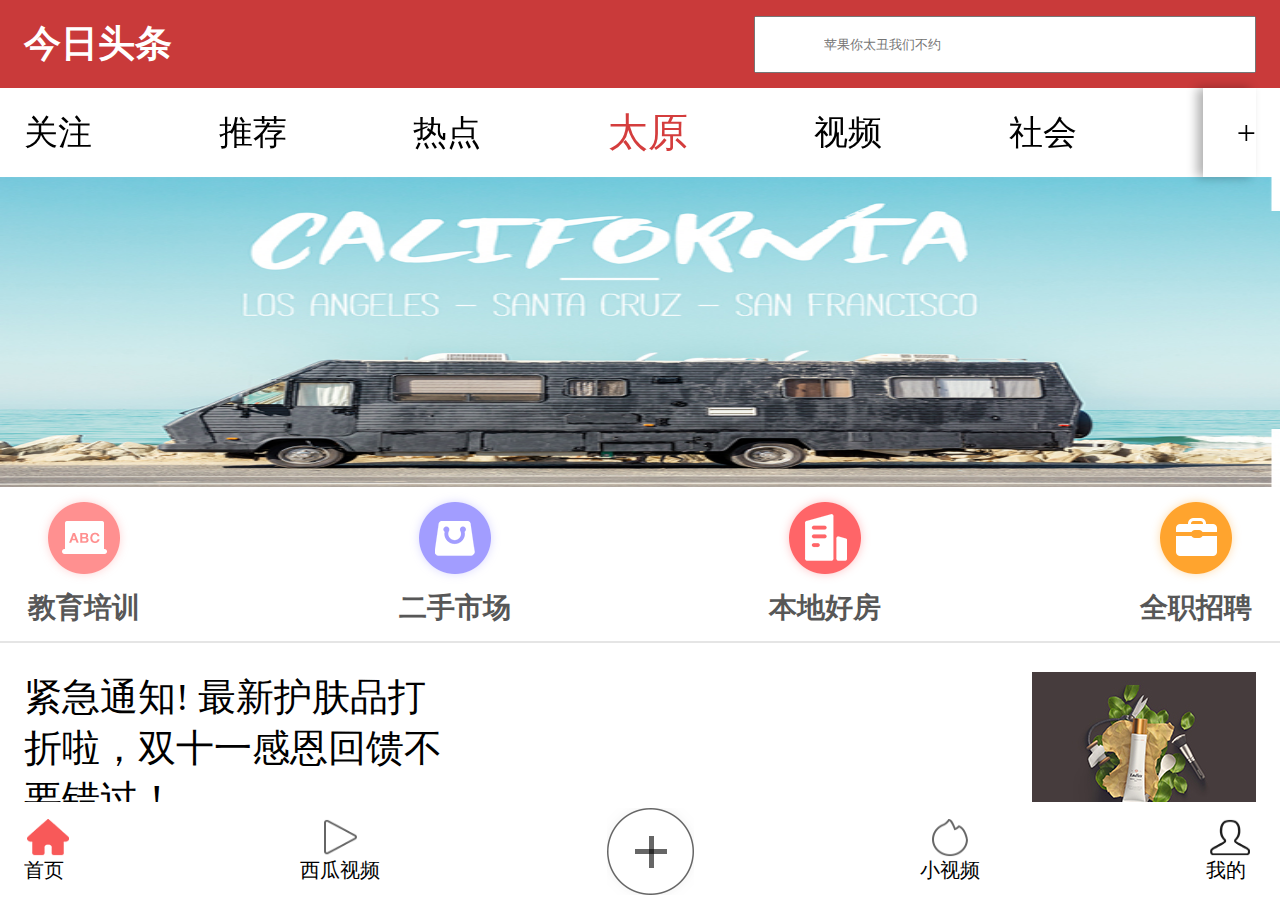
<file: index.html>
<!DOCTYPE html>
<html lang="en">
<head>
	<meta charset="UTF-8">
	<meta name="viewport" content="width=device-width, initial-scale=1.0,maximum-scale=1.0,minimum-scale=1.0, user-scalable=0">    
	<title>今日头条</title>
	<script src="js/rem.js"></script>
	<link rel="stylesheet" href="css/index.css">
	<link rel="stylesheet" href="base/base.css">

</head>
<body>
	<!-- 头部开始 -->
	<header>
		<section class="head-top">
			<h1>今日头条</h1>
			<div class="head-saerch">
				<input type="text" placeholder="苹果你太丑我们不约">
			</div>
		</section>

		<nav>
			<a href="">关注</a>
			<a href="">推荐</a>
			<a href="">热点</a>
			<a href="" class="nav-active">太原</a>
			<a href="">视频</a>
			<a href="">社会</a>
			<a href="" class="nav-more">+</a>
		</nav>
	</header>
	<!-- 头部结束 -->


	<!-- 内容开始 -->
	<div class="content">
		<section class="banner">
			<div class="banner-img">
				<div class="banner-item">
					<img src="img/banner.jpg" alt="">
				</div>
			</div>
		</section>

		<ul class="category">
			<li>
				<div class="category-box">
					<img src="img/c1.png" alt="">
				</div>
				<h5 class="category-wenzi">教育培训</h5>
			</li>
			<li>
				<div class="category-box">
					<img src="img/c2.png" alt="">
				</div>
				<h5 class="category-wenzi">二手市场</h5>
			</li>
			<li>
				<div class="category-box">
					<img src="img/c3.png" alt="">
				</div>
				<h5 class="category-wenzi">本地好房</h5>
			</li>
			<li>
				<div class="category-box">
					<img src="img/c4.png" alt="">
				</div>
				<h5 class="category-wenzi">全职招聘</h5>
			</li>
		</ul>

		<section class="notice">
			<div class="notice-top">
				<p>紧急通知! 最新护肤品打折啦，双十一感恩回馈不要错过！</p>
				<div class="notice-img">
					<img src="img/tongzhiimg.jpg" alt="">
				</div>
			</div>

			<div class="notice-bottom">
				<span class="name">你好漂亮</span>
				<a href="" class="pinglun">
					<span>360</span>条评论
				</a>
				<p class="time">
					<span>10小时</span>之前
				</p>
				<span class="end">x</span>
			</div>
		</section>

		<section class="notice2">
			<div class="notice2-top">
				<p>油性皮肤怎么祛痘 最新祛痘单品让你秒变美少女！</p>
			</div>
			<div class="notice2-img">
				<div>
					<img src="img/c9.png" alt="">
				</div>
				<div>
					<img src="img/c10.png" alt="">
				</div>
				<div>
					<img src="img/c11.png" alt="">
				</div>
			</div>
			<div class="notice-bottom">
				<span class="name">你好漂亮</span>
				<a href="" class="pinglun">
					<span>360</span>条评论
				</a>
				<p class="time">
					<span>10小时</span>之前
				</p>
				<span class="end">x</span>
			</div>

		</section>

		<section class="notice2">
			<div class="notice2-top">
				<p>怎么吃才健康  最新食谱大全，让你满脸充满胶原蛋白！</p>
			</div>
			<div class="notice2-img">
				<div>
					<img src="img/c6.png" alt="">
				</div>
				<div>
					<img src="img/c7.png" alt="">
				</div>
				<div>
					<img src="img/c8.png" alt="">
				</div>
			</div>
			<div class="notice-bottom">
				<span class="name">你好漂亮</span>
				<a href="" class="pinglun">
					<span>360</span>条评论
				</a>
				<p class="time">
					<span>10小时</span>之前
				</p>
				<span class="end">x</span>
			</div>

		</section>

		<section class="notice2">
			<div class="notice2-top">
				<p>绿植养护大全  叫你种出不一样的绿植，原来你是这样的绿植！</p>
			</div>
			<div class="notice2-img">
				<div></div>
				<div></div>
				<div></div>
			</div>
			<div class="notice-bottom">
				<span class="name">你好漂亮</span>
				<a href="" class="pinglun">
					<span>360</span>条评论
				</a>
				<p class="time">
					<span>10小时</span>之前
				</p>
				<span class="end">x</span>
			</div>

		</section>
	</div>
	<!-- 内容结束 -->

	<!-- 脚步开始 -->
	<footer>
		<section class="dibu">
			<div class="dibu-item">
				<img src="img/foot1.png" alt="">
				<span>首页</span>
			</div>

			<div class="dibu-item">
				<img src="img/foot2.png" alt="">
				<span>西瓜视频</span>
			</div>
			<div class="dibu-item dibu-item2">
				<img src="img/foot5_03.png" alt="">
			</div>
			<div class="dibu-item">
				<img src="img/foot3.png" alt="">
				<span>小视频</span>
			</div>
			<div class="dibu-item">
				<img src="img/foot4.png" alt="">
				<span>我的</span>
			</div>
		</section>
	</footer>
	<!-- 脚步结束 -->
</body>
</html>
</file>
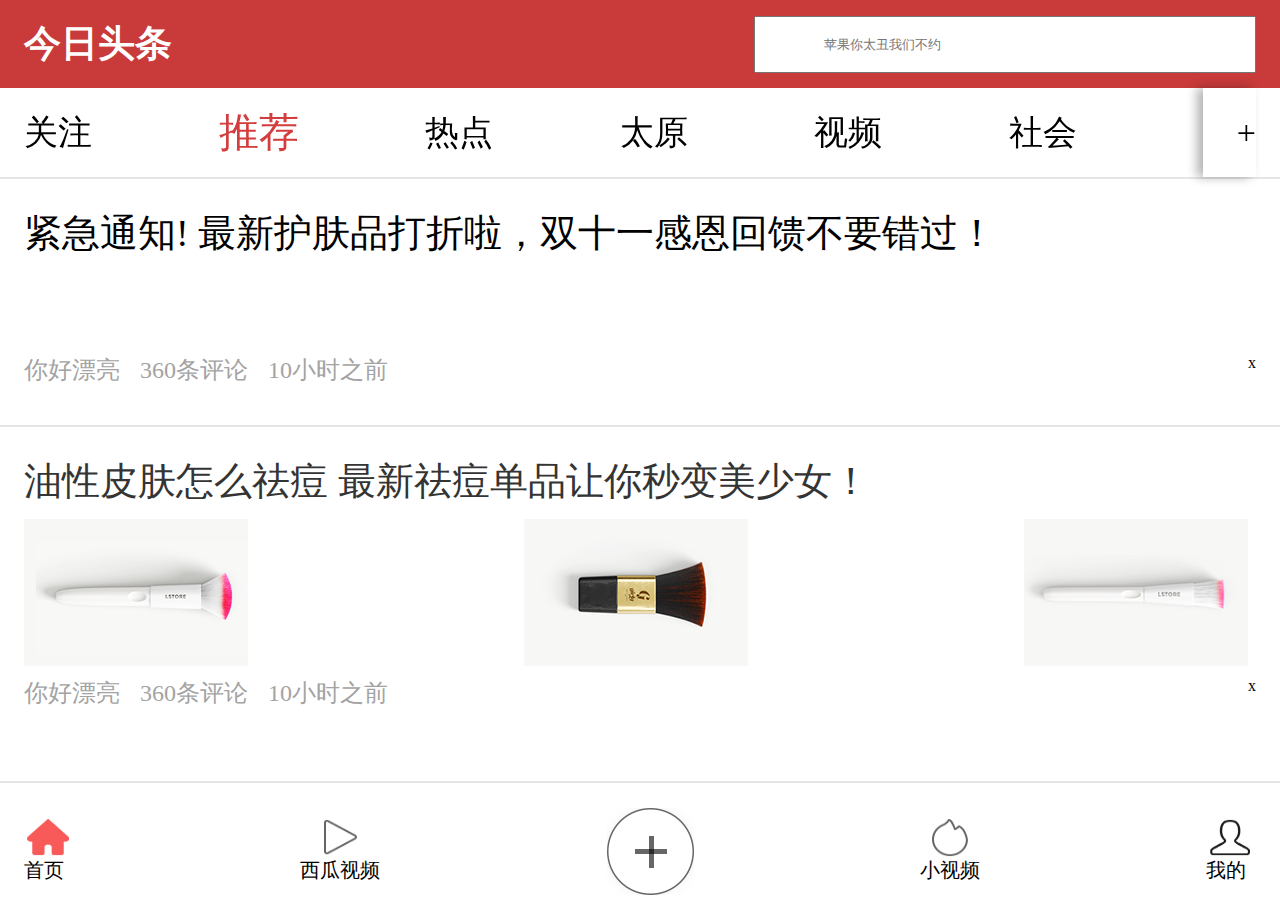
<file: list.html>
<!DOCTYPE html>
<html lang="en">
<head>
	<meta charset="UTF-8">
	<meta name="viewport" content="width=device-width, initial-scale=1.0,maximum-scale=1.0,minimum-scale=1.0, user-scalable=0">    
	<title>列表页</title>
	<script src="js/rem.js"></script>
	<link rel="stylesheet" href="base/base.css">
	<link rel="stylesheet" href="css/list.css">
</head>
<body>
	<!-- 头部开始 -->
	<header>
		<section class="head-top">
			<h1>今日头条</h1>
			<div class="head-saerch">
				<input type="text" placeholder="苹果你太丑我们不约">
			</div>
		</section>

		<nav>
			<a href="">关注</a>
			<a href="" class="nav-active">推荐</a>
			<a href="">热点</a>
			<a href="">太原</a>
			<a href="">视频</a>
			<a href="">社会</a>
			<a href="" class="nav-more">+</a>
		</nav>
	</header>
	<!-- 头部结束 -->


	<!-- 内容开始 -->
	<div class="content">
		<section class="notice">
			<div class="notice-top">
				<p>紧急通知! 最新护肤品打折啦，双十一感恩回馈不要错过！</p>
				
			</div>

			<div class="notice-bottom">
				<span class="name">你好漂亮</span>
				<a href="" class="pinglun">
					<span>360</span>条评论
				</a>
				<p class="time">
					<span>10小时</span>之前
				</p>
				<span class="end">x</span>
			</div>
		</section>

		<section class="notice2">
			<div class="notice2-top">
				<p>油性皮肤怎么祛痘 最新祛痘单品让你秒变美少女！</p>
			</div>
			<div class="notice2-img">
				<div>
					<img src="img/c9.png" alt="">
				</div>
				<div>
					<img src="img/c10.png" alt="">
				</div>
				<div>
					<img src="img/c11.png" alt="">
				</div>
			</div>
			<div class="notice-bottom">
				<span class="name">你好漂亮</span>
				<a href="" class="pinglun">
					<span>360</span>条评论
				</a>
				<p class="time">
					<span>10小时</span>之前
				</p>
				<span class="end">x</span>
			</div>

		</section>

		<section class="notice2">
			<div class="notice2-top">
				<p>怎么吃才健康  最新食谱大全，让你满脸充满胶原蛋白！</p>
			</div>
			<div class="notice2-img">
				<div>
					<img src="img/c6.png" alt="">
				</div>
				<div>
					<img src="img/c7.png" alt="">
				</div>
				<div>
					<img src="img/c8.png" alt="">
				</div>
			</div>
			<div class="notice-bottom">
				<span class="name">你好漂亮</span>
				<a href="" class="pinglun">
					<span>360</span>条评论
				</a>
				<p class="time">
					<span>10小时</span>之前
				</p>
				<span class="end">x</span>
			</div>

		</section>

		<section class="notice2">
			<div class="notice2-top">
				<p>绿植养护大全  叫你种出不一样的绿植，原来你是这样的绿植！</p>
			</div>
			<div class="notice2-img">
				<div></div>
				<div></div>
				<div></div>
			</div>
			<div class="notice-bottom">
				<span class="name">你好漂亮</span>
				<a href="" class="pinglun">
					<span>360</span>条评论
				</a>
				<p class="time">
					<span>10小时</span>之前
				</p>
				<span class="end">x</span>
			</div>

		</section>
	</div>

	<!-- 内容结束 -->
	<!-- 脚步开始 -->
	<footer>
		<section class="dibu">
			<div class="dibu-item">
				<img src="img/foot1.png" alt="">
				<span>首页</span>
			</div>

			<div class="dibu-item">
				<img src="img/foot2.png" alt="">
				<span>西瓜视频</span>
			</div>
			<div class="dibu-item dibu-item2">
				<img src="img/foot5_03.png" alt="">
			</div>
			<div class="dibu-item">
				<img src="img/foot3.png" alt="">
				<span>小视频</span>
			</div>
			<div class="dibu-item">
				<img src="img/foot4.png" alt="">
				<span>我的</span>
			</div>
		</section>
	</footer>
	<!-- 脚步结束 -->

</body>
</html>
</file>
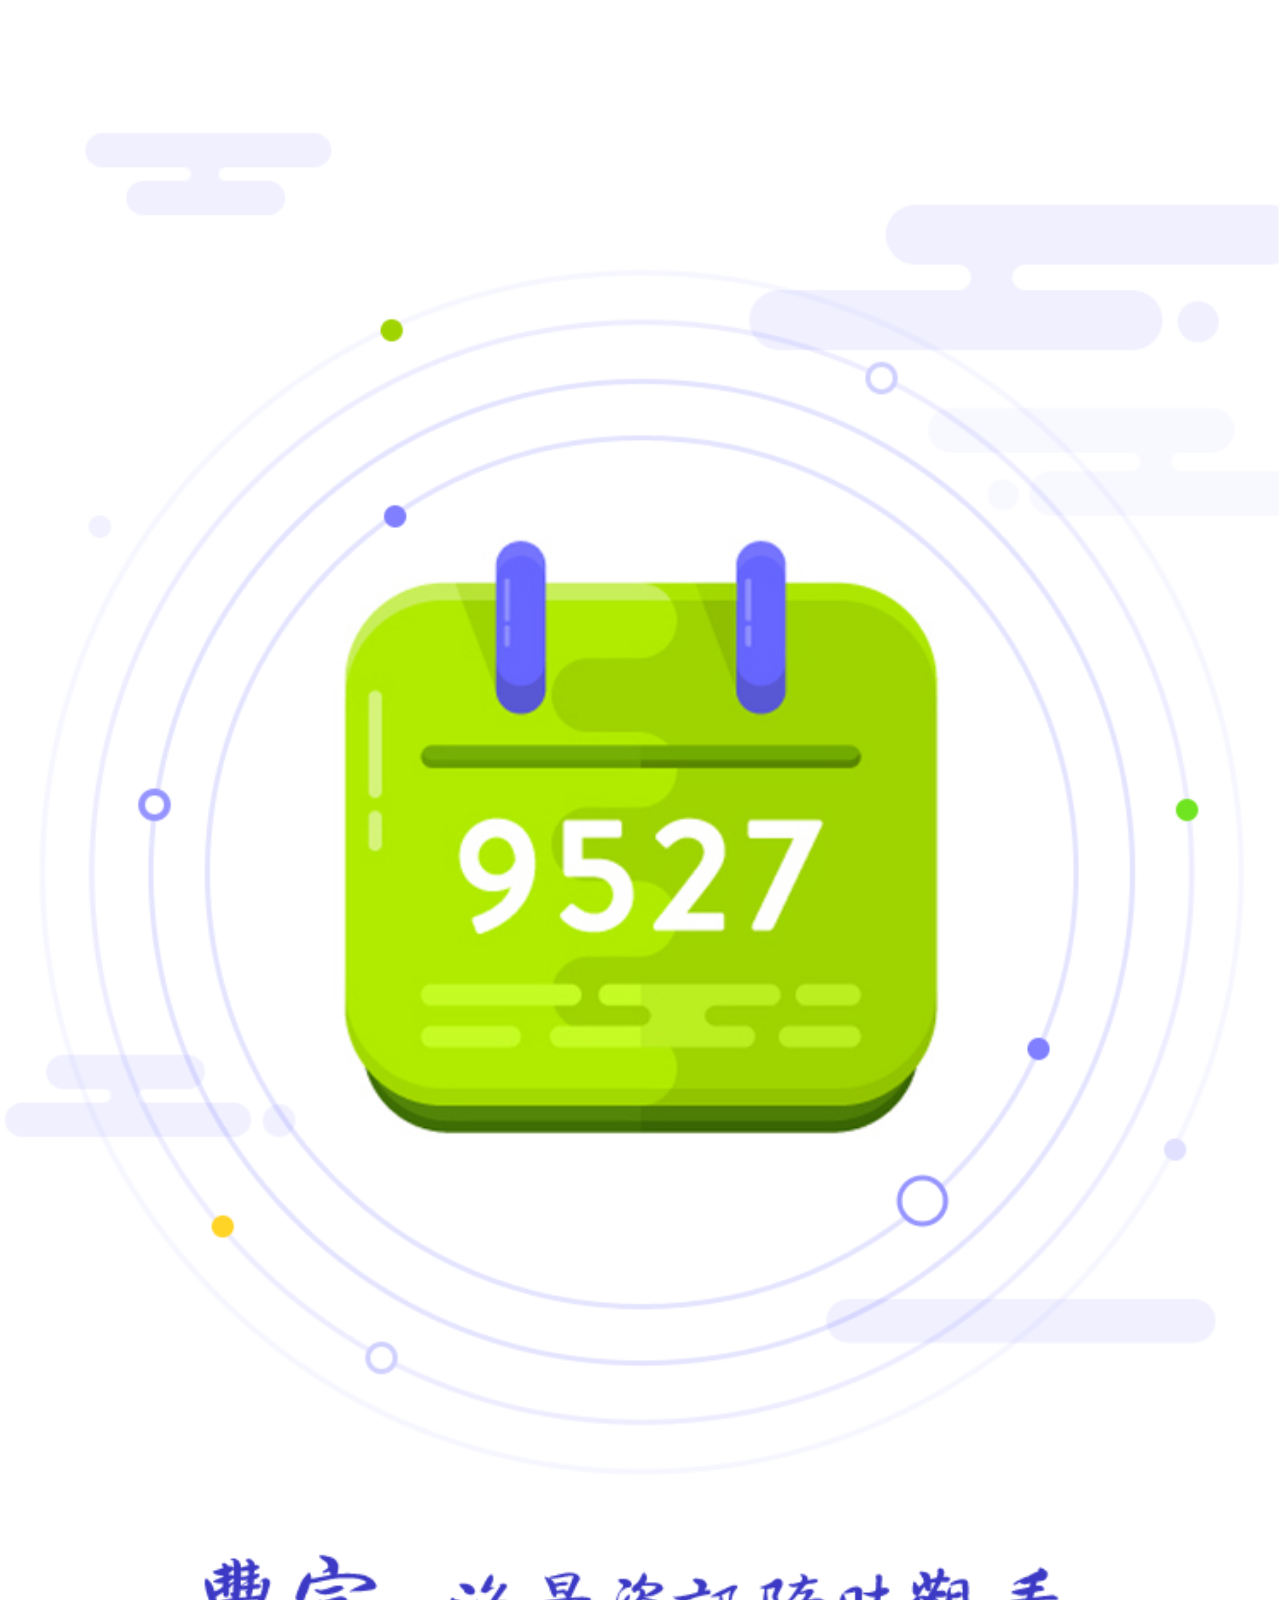
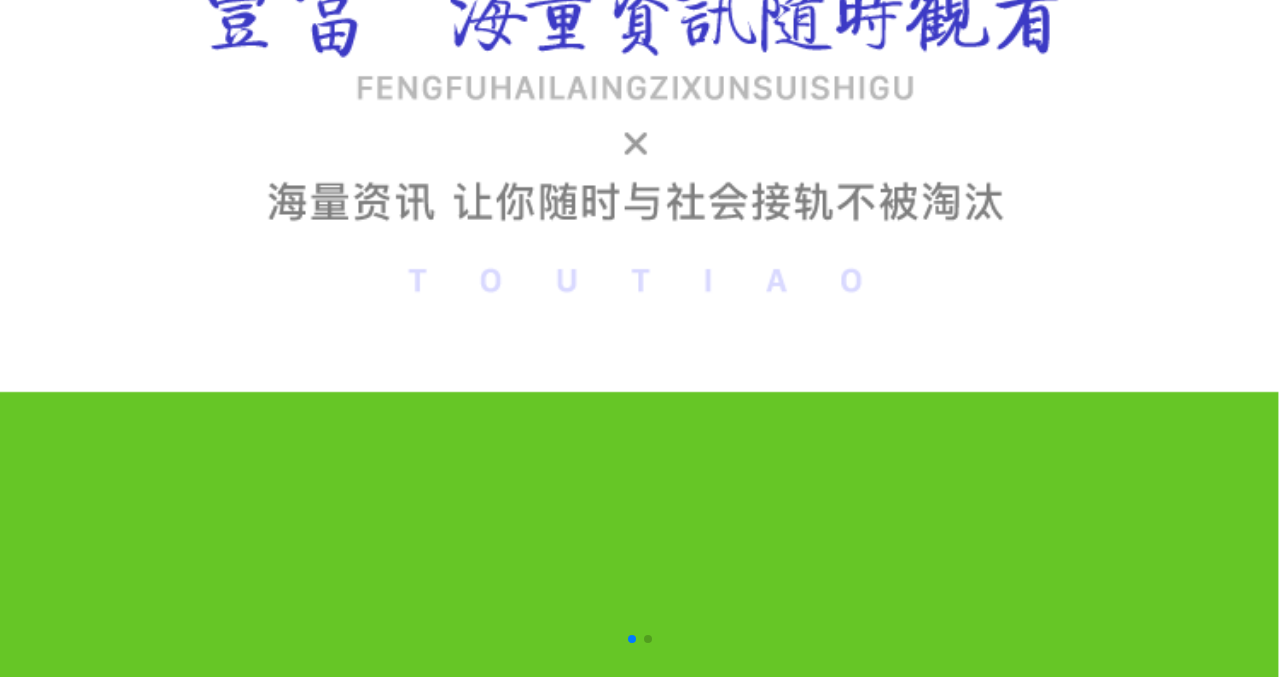
<file: shanpinye.html>
<!DOCTYPE html>
<html lang="en">
<head>
	<meta charset="UTF-8">
	<meta name="viewport" content="width=device-width, initial-scale=1.0,maximum-scale=1.0,minimum-scale=1.0, user-scalable=0">    
	<title>闪屏页</title>
	<script src="js/rem.js"></script>
	<link rel="stylesheet" href="base/base.css">
	<link rel="stylesheet" href="css/shanpinye.css">
	<link rel="stylesheet" href="css/swiper.min.css">
</head>
<body>
	<div class="swiper-container">
    <div class="swiper-wrapper">
        <div class="swiper-slide">
        	<img src="img/shanping1.png" alt="">
        </div>
        <div class="swiper-slide">
        	<img src="img/shanping2.png" alt="">
        </div>
     
    </div>
    <!-- 如果需要分页器 -->
    <div class="swiper-pagination"></div>
</div>
</body>
</html>
<script src="js/jquery.js"></script>
<script src="js/swiper.min.js"></script>
<script>        
  var mySwiper = new Swiper ('.swiper-container', {
    autoplay:true,
    
    // 如果需要分页器
    pagination: {
      el: '.swiper-pagination',
    },
  })        
  </script>
</file>
<file: css/index.css>
body{
	font-size: 16px;
	font-family: "微软雅黑"，"苹方"，"sans-serif";
}
header{
	width: 100%;
	height: 1.77rem;
	background-color: #fff;
	position: fixed;
	top: 0;
	left: 0;
	z-index: 999;
}
.head-top{
	width: 100%;
	height: .88rem;
	background-color: #c93a3a;
	padding: 0 .24rem;
}
.head-top h1{
	font-size: .37rem;
	color: #fff;
	font-weight: bolder;
	line-height: .88rem;
	float: left;
}
.head-saerch{
	width: 5.02rem;
	float: right;
	height: .57rem;
	/* background-color: blue; */
	margin-top: .155rem;

}
.head-saerch input{
	width: 100%;
	height: 100%;
	padding-left: .68rem;
}
nav{
	width: 100%;
	height: .89rem;
	/* background-color: pink; */
	padding: 0 .24rem;
	display: flex;
	/* 设置弹性布局 默认依次横排 */
	flex-wrap:wrap;
	/* 设置水平方向对齐方式 */
	justify-content:  space-between;
	/* 设置单行垂直对齐方式 */
	align-items: center;
}
nav a{
	color: #000;
	font-size: .34rem;

}
.nav-active{
	font-size: .40rem;
	color: #d43d3d;
}
.nav-more{
	display: block;
	width: .53rem;
	height: 100%;
	text-align: right;
	box-shadow: -6px 0 10px rgba(0, 0, 0, 0.3);
	line-height: .89rem;

}
.content{
	position: absolute;
	left: 0;
	right: 0;
	top: 1.77rem;
	bottom: .98rem;
	overflow-y: scroll;
	/* background-color: red; */
}
.banner{
	width: 100%;
	height: 3.1rem;
	/* background-color: yellow; */
}
.banner-img,.banner-item{
	width: 100%;
	height: 100%;	
}
.category{
	width: 100%;
	height: 1.54rem;
	/* background-color: blue; */
	padding: 0 .24rem;
	display: flex;
	/* 设置弹性布局 默认依次横排 */
	flex-wrap:wrap;
	/* 内容换行 */
	/* 设置水平方向对齐方式 */
	justify-content:  space-between;
	/* 设置单行垂直对齐方式 */
	align-items: center;
}
.category li{
	width: 1.2rem;
	height: 1.25rem;
	background-color: #fff;
	display: flex;
	flex-wrap:wrap;
	justify-content: center;
	align-content: space-between;
	

}
.category-box{
	width: .72rem;
	height: .72rem;
	/* background-color: plum; */
	border-radius: 50%;
	
}
.category li:nth-child(1) .category-box{
	box-shadow: 0 0 .1rem rgba(255, 144, 144, .4);
}
.category li:nth-child(2) .category-box{
	box-shadow: 0 0 .1rem rgba(162, 157, 255, .4);
}
.category li:nth-child(3) .category-box{
	box-shadow: 0 0 .1rem rgba(255, 101, 104, .4);
}
.category li:nth-child(4) .category-box{
	box-shadow: 0 0 .1rem rgba(255, 164, 46, .4);
}
.category-wenzi{
	font-size: .28rem;
	color: #575757;
	font-weight: 700;
}
.notice{
	width: 100%;
	height: 2.48rem;
	/* background-color: goldenrod; */
	border-top: .02rem solid #e5e5e5;
	padding: .29rem .24rem 0;
}
.notice-top{
	width: 100%;
	height: 1.46rem;
	/* background-color: pink; */
}
.notice-top p{
	width: 4.36rem;
	height: 100%;
	font-size: .38rem;
	float: left;
}
.notice-img{
	width: 2.24rem;
	height: 100%;
	float: right;
	/* background-color: red; */
}
.notice-bottom{
	width: 100%;
	overflow: hidden;
	/* background-color: orange; */
}
.name,.pinglun,.time{
	float: left;
	margin-right: .2rem;
	font-size: .24rem;
	color: #a3a3a3;
}
.end{
	float: right;

}
.notice2{
	width: 100%;
	height: 3.56rem;
	/* background-color: skyblue; */
	border-top: .02rem solid #e5e5e5;
	padding: .29rem .24rem 0;
}
.notice2-top{
	width: 100%;
}
.notice2-top p{
	font-size: .38rem;
	color: #343434;
}
.notice2-img{
	width: 100%;
	height: 1.7rem;
	/* background-color: pink; */
	display: flex;
	justify-content:  space-between;
	align-items: center;
}
.notice2-img div{
	width: 2.24rem;
	height: 1.47rem;
	background-color: yellow;
	
	margin-right: .08rem;

}
footer{
	width: 100%;
	height: .98rem;
	background-color: #fff;
	z-index: 300;
	position: fixed;
	bottom: 0;
	left: 0;
	padding: 0 .24rem;
	display: flex;
	flex-wrap: wrap;
	align-items: center;

}
.dibu{
	width: 100%;
	display: flex;
	flex-wrap: wrap;
	justify-content: space-between;
	align-items: center;
	overflow: hidden;
}
.dibu-item{
	height: 100%;
}
.dibu-item img{
	width: .5rem;
	height: .39rem;
	display: block;
	margin: 0 auto;
}
.dibu-item span{
	font-size: .2rem;
	font-family: "苹方";


}
.dibu .dibu-item2 img{
	width: .87rem;
	height: .87rem;

}
</file>
<file: base/base.css>
*{
	margin: 0;
	padding: 0;
	list-style: none;
	text-decoration: none;
	font-style: normal;
	font-weight: normal;
	-webkit-user-select: none;
	user-select: none;
	box-sizing: border-box;
	-webkit-tap-highlight-color: rgba(0, 0, 0, 0);
	tap-highlight-color: rgba(0, 0, 0, 0);
}
img{
	width: 100%;
	height: 100%;
	display: block;
}
</file>
<file: css/list.css>
body{
	font-size: 16px;
	font-family: "微软雅黑"，"苹方"，"sans-serif";
}
header{
	width: 100%;
	height: 1.77rem;
	background-color: #fff;
	position: fixed;
	top: 0;
	left: 0;
	z-index: 999;
}
.head-top{
	width: 100%;
	height: .88rem;
	background-color: #c93a3a;
	padding: 0 .24rem;
}
.head-top h1{
	font-size: .37rem;
	color: #fff;
	font-weight: bolder;
	line-height: .88rem;
	float: left;
}
.head-saerch{
	width: 5.02rem;
	float: right;
	height: .57rem;
	/* background-color: blue; */
	margin-top: .155rem;

}
.head-saerch input{
	width: 100%;
	height: 100%;
	padding-left: .68rem;
}
nav{
	width: 100%;
	height: .89rem;
	/* background-color: pink; */
	padding: 0 .24rem;
	display: flex;
	/* 设置弹性布局 默认依次横排 */
	flex-wrap:wrap;
	/* 设置水平方向对齐方式 */
	justify-content:  space-between;
	/* 设置单行垂直对齐方式 */
	align-items: center;
}
nav a{
	color: #000;
	font-size: .34rem;

}
.nav-active{
	font-size: .40rem;
	color: #d43d3d;
}
.nav-more{
	display: block;
	width: .53rem;
	height: 100%;
	text-align: right;
	box-shadow: -6px 0 10px rgba(0, 0, 0, 0.3);
	line-height: .89rem;

}
.content{
	position: absolute;
	left: 0;
	right: 0;
	top: 1.77rem;
	bottom: .98rem;
	/* background-color: red; */
	overflow-y: scroll;
}
.notice{
	width: 100%;
	height: 2.48rem;
/* 	background-color: goldenrod; */
	border-top: .02rem solid #e5e5e5;
	padding: .29rem .24rem 0;
}
.notice-top{
	width: 100%;
	height: 1.46rem;
	/* background-color: pink; */
}
.notice-top p{
	/* width: 4.36rem; */
	height: 100%;
	font-size: .38rem;
	
}
.notice-bottom{
	width: 100%;
	overflow: hidden;
	/* background-color: orange; */
}
.name,.pinglun,.time{
	float: left;
	margin-right: .2rem;
	font-size: .24rem;
	color: #a3a3a3;
}
.end{
	float: right;

}
.notice2{
	width: 100%;
	height: 3.56rem;
	/* background-color: skyblue; */
	border-top: .02rem solid #e5e5e5;
	padding: .29rem .24rem 0;
}
.notice2-top{
	width: 100%;
}
.notice2-top p{
	font-size: .38rem;
	color: #343434;
}
.notice2-img{
	width: 100%;
	height: 1.7rem;
	/* background-color: pink; */
	display: flex;
	justify-content:  space-between;
	align-items: center;
}
.notice2-img div{
	width: 2.24rem;
	height: 1.47rem;
	background-color: yellow;
	
	margin-right: .08rem;

}
footer{
	width: 100%;
	height: .98rem;
	background-color: #fff;
	z-index: 300;
	position: fixed;
	bottom: 0;
	left: 0;
	padding: 0 .24rem;
	display: flex;
	flex-wrap: wrap;
	align-items: center;

}
.dibu{
	width: 100%;
	display: flex;
	flex-wrap: wrap;
	justify-content: space-between;
	align-items: center;
	overflow: hidden;
}
.dibu-item{
	height: 100%;
}
.dibu-item img{
	width: .5rem;
	height: .39rem;
	display: block;
	margin: 0 auto;
}
.dibu-item span{
	font-size: .2rem;
	font-family: "苹方";


}
.dibu .dibu-item2 img{
	width: .87rem;
	height: .87rem;

}
</file>
<file: css/shanpinye.css>
body{
	width: 100vw;
	height: 100vh;
	background-color: pink;
}
</file>
